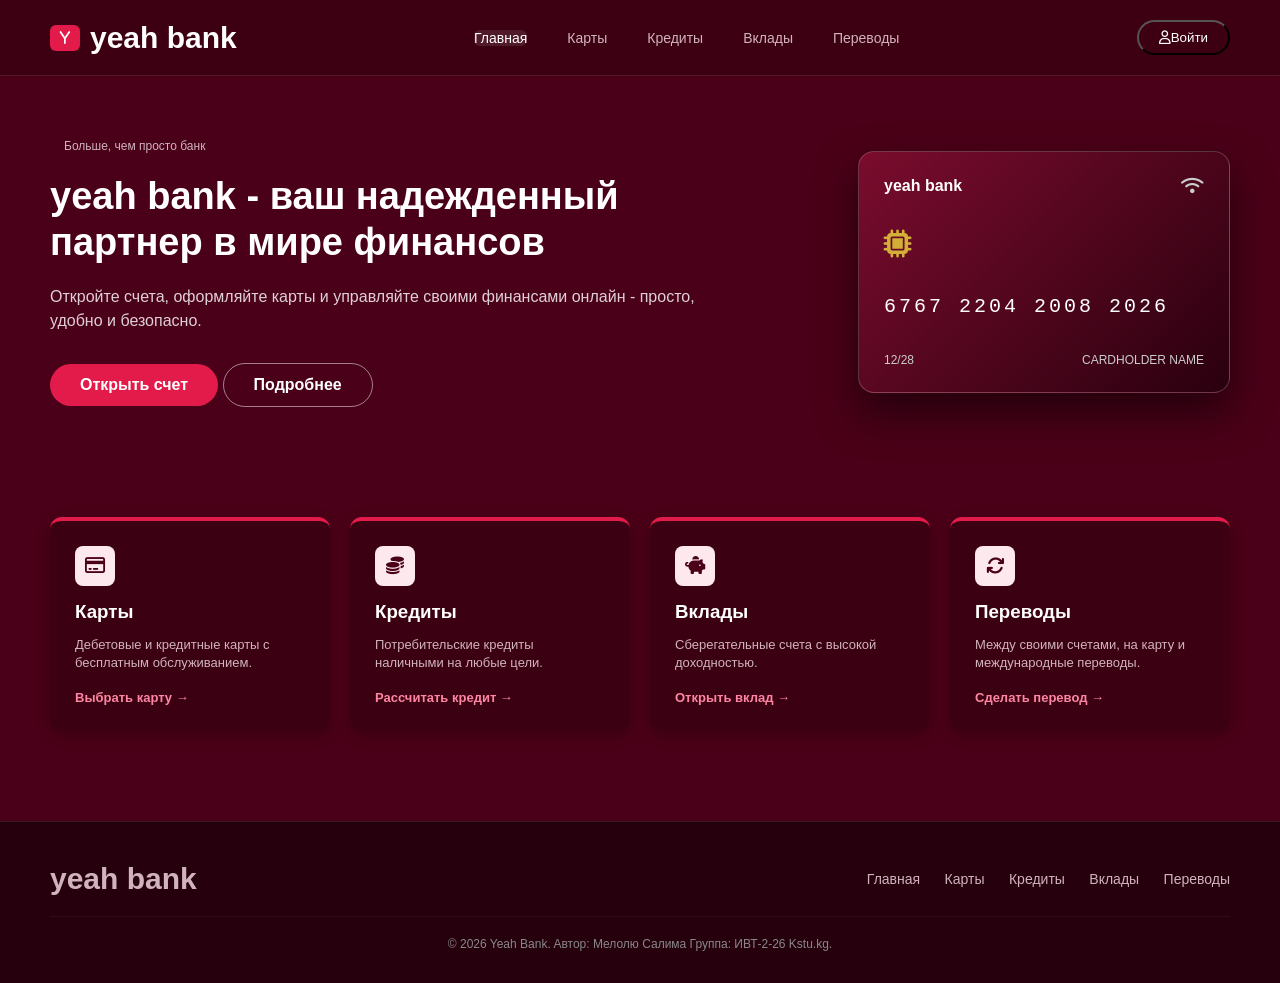
<file: index.html>
﻿<!DOCTYPE html>
<html lang="ru">
<head>
    <meta charset="UTF-8">
    <meta name="viewport" content="width=device-width, initial-scale=1.0">
    <title>Yeah bank - ваш надежный партнер в мире финансов</title>
    <link rel="stylesheet" href="style.css">
    <link rel="stylesheet" href="https://cdnjs.cloudflare.com/ajax/libs/font-awesome/6.4.0/css/all.min.css">
</head>
<body>

    <! -- Шапка сайта -->
    <header class="navbar">
        <div class="logo">
            <i class="fa-solid fa-y logo-badge"></i>yeah bank
        </div>

        <!-- Кнопка «Три полоски» для мобильных устройств (гамбургер) -->
        <div class="menu-toggle" onclick="toggleMenu()">
            <i class="fa-solid fa-bars"></i>
        </div>

        <!-- Навигация -->
        <nav class="nav-links">
            <a href="#" onclick="showPage('home')" class="nav-link active">Главная</a>
            <a href="#" onclick="showPage('cards')" class="nav-link">Карты</a>
            <a href="#" onclick="showPage('credits')" class="nav-link">Кредиты</a>
            <a href="#" onclick="showPage('deposits')" class="nav-link">Вклады</a>
            <a href="#" onclick="showPage('transfers')" class="nav-link">Переводы</a>
        </nav>

        <button class="login-btn" onclick="showAlert('Окно авторизации')">
        <i class="fa-regular fa-user"></i>Войти</button>
    </header>

    <main class="main-content">

        <!-- Главный экран (Hero) -->
        <div id="home" class="page active-page">
            <section class="hero">
                <div class="hero-content">
                    <span class="badge">Больше, чем просто банк</span>
                    <h1>yeah bank - ваш надежденный партнер в мире финансов</h1>
                    <p>Откройте счета, оформляйте карты и управляйте своими финансами онлайн - просто, удобно и безопасно.</p>
                    <div class="hero-content">
                        <a href="#" class="btn-main" onclick="showAlert('Заявка на открытие счета принята!')">Открыть счет</a>
                        <a href="#" class="btn-outline" onclick="showPage('cards')">Подробнее</a>
                    </div>
                </div>

                <div class="bank-card">
                    <div class="card-top">
                        <span class="card-brand">yeah bank</span>
                        <i class="fa-solid fa-wifi card-wifi"></i>
                </div>
                <div class="card-chip">
                    <i class="fa-solid fa-microchip"></i>
                </div>
                <div class="card-number">6767 2204 2008 2026</div>
                <div class="card-details">
                    <div class="expiry">12/28</div>
                    <div class="holder">CARDHOLDER NAME</div>
                </div>
        </div>
      </section>

        <!-- Карточки услуг с якорями для ссылок-->
        <section class="services">
            <div class="service-card" onclick="showPage('cards')">
                <div class="service-icon"><i class="fa-regular fa-credit-card"></i></div>
                <h3>Карты</h3>
                <p>Дебетовые и кредитные карты с бесплатным обслуживанием.</p>
                <span class="card-link">Выбрать карту &rarr;</span>
            </div>
            <div class="service-card" onclick="showPage('credits')">
                <div class="service-icon"><i class="fa-solid fa-coins"></i></div>
                <h3>Кредиты</h3>
                <p>Потребительские кредиты наличными на любые цели.</p>
                <span class="card-link">Рассчитать кредит &rarr;</span>
            </div>
            <div class="service-card" onclick="showPage('deposits')">
                <div class="service-icon"><i class="fa-solid fa-piggy-bank"></i></div>
                <h3>Вклады</h3>
                <p>Сберегательные счета с высокой доходностью.</p>
                <span class="card-link">Открыть вклад &rarr;</span>
            </div>
            <div class="service-card" onclick="showPage('transfers')">
                <div class="service-icon"><i class="fa-solid fa-arrows-rotate"></i></div>
                <h3>Переводы</h3>
                <p>Между своими счетами, на карту и международные переводы.</p>
                <span class="card-link">Сделать перевод &rarr;</span>
            </div>
        </section>
        </div>

        <!-- 2. СТРАНИЦА "КАРТЫ" -->
        <div id="cards-page" class="page">
            <div class="content-box">
                <h2>Наши банковские карты</h2>
                <p>Выберите карту, которая подходит именно вам:</p>
                <div class="sub-cards-grid">
                    <div class="sub-card">
                        <h3>Дебетовая карта</h3>
                        <p>Кэшбэк до 10% на всё, бесплатное обслуживание.</p>
                        <button class="btn-main" onclick="showAlert('Заявка на дебетовую карту подана!')">Оформить</button>
                    </div>
                    <div class="sub-card">
                        <h3>Кредитная карта</h3>
                        <p>До 120 дней без процентов и выгодные условия.</p>
                        <button class="btn-main" onclick="showAlert('Заявка на кредитную карту подана!')">Оформить</button>
                    </div>
                </div>
            </div>
        </div>
        <!-- 3. СТРАНИЦА "КРЕДИТЫ" -->
        <div id="credits-page" class="page">
            <div class="content-box">
                <h2>Кредиты наличными и онлайн</h2>
                <p>Рассчитайте и получите кредит за 5 минут на карту любого банка.</p>
                <div class="sub-cards-grid">
                    <div class="sub-card">
                        <h3>Потребительский кредит</h3>
                        <p>Ставка от 14% годовых на любые ваши цели.</p>
                        <button class="btn-main" onclick="showAlert('Заявка на кредит принята!')">Взять кредит</button>
                    </div>
                </div>
            </div>
        </div>

        <!-- 4. СТРАНИЦА "ВКЛАДЫ" -->
        <div id="deposits-page" class="page">
            <div class="content-box">
                <h2>Вклады и сбережения</h2>
                <p>Сохраните и приумножьте свои сбережения под высокий процент.</p>
                <div class="sub-cards-grid">
                    <div class="sub-card">
                        <h3>Срочный вклад</h3>
                        <p>До 20% годовых с выплатой процентов каждый месяц.</p>
                        <button class="btn-main" onclick="showAlert('Вклад успешно открыт!')">Открыть вклад</button>
                    </div>
                </div>
            </div>
        </div>

        <!-- 5. СТРАНИЦА "ПЕРЕВОДЫ" -->
        <div id="transfers-page" class="page">
            <div class="content-box">
                <h2>Быстрые переводы</h2>
                <p>Отправляйте деньги родным и близким без комиссии.</p>
                <div class="sub-cards-grid">
                    <div class="sub-card">
                        <h3>По номеру телефона</h3>
                        <p>Мгновенные переводы в любые банки мира.</p>
                        <button class="btn-main" onclick="showAlert('Перевод выполнен!')">Перевести</button>
                    </div>
                </div>
            </div>
        </div>

    </main>
        <!-- Подвал -->
    <footer class="foother">
        <div class="footer-content">
            <div class="logo white">yeah bank</div>
            <div class="footer-links">
                <a href="#" onclick="showPage('home')">Главная</a>
                <a href="#" onclick="showPage('cards')">Карты</a>
                <a href="#" onclick="showPage('credits')">Кредиты</a>
                <a href="#" onclick="showPage('deposits')">Вклады</a>
                <a href="#" onclick="showPage('transfers')">Переводы</a>
            </div>
        </div>
        <p class="footer-copy">© 2026 Yeah Bank. Aвтор: Мелолю Салима  Группа: ИВТ-2-26 
        Kstu.kg.</p>
    </footer>

        <script src="script.js"></script>
</body>
</html>
</file>
<file: style.css>
﻿/* Общие настройки */
body {
    margin: 0;
    font-family: Arial, sans-serif;
    background-color: #4A0018;
    color: white;
}
/* Навигация (Шапка) */
.navbar {
    background-color: #3d0012;
    color: white;
    display: flex;
    justify-content: space-between;
    align-items: center;
    padding: 20px 50px;
    border-bottom: 1px solid rgba(255,255,255,0.1);
    position: relative;
}

.logo {
    font-size: 30px;
    font-weight: bold;
    display: flex;
    align-items: center;
    gap: 10px;
}

.logo-badge {
    background: #E31B4A;
    color: white;
    padding: 6px 10px;
    border-radius: 6px;
    font-size: 14px;
}

.nav-links {
    display: flex;
    gap: 10px;
}

    .nav-links a {
        color: #d1b3bd;
        text-decoration: none;
        margin: 0 15px;
        font-size: 14px;
        transition: 0.3s;
        cursor: pointer;
        border-radius: 6px;
    }

        .nav-links a:hover, .nav-links a.active {
            color: white;
            background: rgba(255,255,255,0.1);
        }

/* Кнопка "три полоски" (скрыта на ПК) */
.menu-toggle {
    display: none;
    font-size: 24px;
    cursor: pointer;
    color: white;
}

    .login-btn {
        background: transparent;
        border: 1px solid rgba(red, 255, 255, 0.4);
        color: white;
        padding: 8px 20px;
        border-radius: 20px;
        cursor: pointer;
        transition: 0.3s;
    }

        .login-btn:hover {
            background: rgba(255, 255, 255,0.2);
        }
    /* Система подключения страниц */
    .page {
        display: none; /* Скрываем все страницы по умолчанию */
    }

        .page.active-page {
            display: block;
        }
    /* Главный блок (Hero) */
    .hero {
        padding: 60px 50px;
        display: flex;
        justify-content: space-between;
        align-items: center;
        flex-wrap: wrap;
        gap: 40px;
    }

    .hero-content {
        max-width: 700px;
    }

    .badge {
        background-color: rgba(red, 255, 255, 0.1);
        color: #d1b3bd;
        padding: 6px 14px;
        border-radius: 15px;
        font-size: 12px;
    }

    .hero h1 {
        font-size: 38px;
        margin: 20px 0;
        line-height: 1.2;
    }

    .hero p {
        color: #e0d0d6;
        font-size: 16px;
        margin-bottom: 30px;
        line-height: 1.5;
    }

    .hero-buttons {
        display: flex;
        gap: 15px;
    }

    .btn-main {
        display: inline-block;
        background-color: #E31B4A;
        color: white;
        padding: 12px 30px;
        text-decoration: none;
        border-radius: 25px;
        font-weight: bold;
        border: none;
        cursor: pointer;
        transition: 0.3s;
    }

        .btn-main:hover {
            background-color: #c4133d;
        }

    .btn-outline {
        display: inline-block;
        background: transparent;
        border: 1px solid rgba(255, 255, 255, 0.5);
        color: white;
        padding: 12px 30px;
        text-decoration: none;
        border-radius: 25px;
        font-weight: bold;
        cursor: pointer;
        transition: 0.3s;
    }

        .btn-outline:hover {
            background: rgba(255, 255, 255, 0.1);
        }
    /* Банковская карта */
    .bank-card {
        width: 320px;
        height: 190px;
        background: linear-gradient(135deg, #7A0C2E, #2A000E);
        border-radius: 16px;
        padding: 25px;
        box-shadow: 0 20px 40px rgba(0,0,0,0.5);
        display: flex;
        flex-direction: column;
        justify-content: space-between;
        border: 1px solid rgba(255, 255, 255, 0.2);
    }

    .card-top {
        display: flex;
        justify-content: space-between;
        align-items: center;
    }

    .card-brand {
        font-weight: bold;
        font-size: 16px;
    }

.card-wifi {
    font-size: 18px;
    color: #ccc;
}

.card-chip {
    font-size: 28px;
    color: #d4af37; /* Цвет золотого чипа */
}
    .card-number {
        font-size: 20px;
        letter-spacing: 3px;
        font-family: monospace;
    }

    .card-details {
        display: flex;
        justify-content: space-between;
        font-size: 12px;
        color: #ccc;
    }
    /* Сулция услуг */
    .services {
        display: flex;
        justify-content: center;
        gap: 20px;
        padding: 50px 20px;
        flex-wrap: wrap;
    }

    .service-card {
        background: #3b0012;
        padding: 25px;
        width: 230px;
        border-radius: 12px;
        box-shadow: 0 4px 15px rgba(0,0,0,0.2);
        border-top: 4px solid #E31B4A;
        cursor: pointer;
        transition: 0.3s;
    }

        .service-card:hover {
            transform: translateY(-5px);
            background: #4A0018;
        }

.service-icon {
    background: #fde8ed;
    color: #4A0018;
    width: 40px;
    height: 40px;
    display: flex;
    align-items: center;
    justify-content: center;
    border-radius: 8px;
    margin-bottom: 15px;
    font-size: 18px;
}

        .service-card h3 {
            margin-top: 0;
            color: white;
            margin-bottom: 10px;
        }

        .service-card p {
            font-size: 13px;
            color: #d1b3bd;
            line-height: 1.4;
            margin-bottom: 15px;
        }

.card-link {
    font-size: 13px;
    color: #ff85a2;
    font-weight: bold;
}

    /* Внутренние страницы сервисов */
    .content-box {
        padding: 60px 50px;
        max-width: 900px;
        margin: 0 auto;
    }

        .content-box h2 {
            font-size: 32px;
            margin-bottom: 10px;
        }

        .content-box p {
            color: #d1b3bd;
            margin-bottom: 30px;
        }

    .sub-cards-grid {
        display: flex;
        gap: 20px;
        flex-wrap: wrap;
    }

    .sub-card {
        background: #3b0012;
        padding: 30px;
        border-radius: 16px;
        width: 280px;
        border: 1px solid rgba(255,255,255,0.1);
    }

        .sub-card h3 {
            margin-top: 0;
            margin-bottom: 15px;
        }

        .sub-card p {
            font-size: 14px;
            margin-bottom: 20px;
        }

    /* Цветной подвал */
    footer {
        background-color: #26000c;
        color: #d1b3bd;
        text-align: center;
        padding: 40px 50px 20px 50px;
        border-top: 1px solid rgba(255,255,255,0.1);
        margin-top: 40px;
    }

    .footer-content {
        display: flex;
        justify-content: space-between;
        align-items: center;
        margin-bottom: 20px;
        flex-wrap: wrap;
        gap: 20px;
    }

    .footer-links a {
        color: #d1b3bd;
        text-decoration: none;
        margin-left: 20px;
        font-size: 14px;
        cursor: pointer;
    }

        .footer-links a:hover {
            color: white;
        }

    .footer-copy {
        text-align: center;
        font-size: 12px;
        color: #888;
        border-top: 1px solid rgba(255,255,255,0.05);
        padding-top: 20px;
    }

/* АДАПТИВНОСТЬ ДЛЯ ТЕЛЕФОНОВ (Media Queries) */
@media (max-width: 768px) {
    .navbar {
        padding: 15px 20px;
    }

    /* Показываем иконку трех полосок */
    .menu-toggle {
        display: block;
    }

    /* Прячем меню по умолчанию на телефоне */
    .nav-links {
        display: none;
        flex-direction: column;
        position: absolute;
        top: 70px;
        left: 0;
        width: 100%;
        background-color: #3b0012;
        padding: 20px;
        box-shadow: 0 10px 20px rgba(0,0,0,0.3);
        z-index: 100;
        box-sizing: border-box;
    }

        /* Когда меню открыто через JS, оно становится видимым */
        .nav-links.show {
            display: flex;
        }

    .hero {
        padding: 30px 20px;
        text-align: center;
        justify-content: center;
    }

    .hero-content {
        max-width: 100%;
    }

    .hero-buttons {
        justify-content: center;
    }
}
</file>
<file: StyleSheet1 версия 2.css>
﻿/* Общие настройки */
body {
    margin: 0;
    font-family: Arial, sans-serif;
    background-color: #4A0018;
    color: white;
}
/* Навигация (Шапка) */
.navbar {
    background-color: #3d0012;
    color: white;
    display: flex;
    justify-content: space-between;
    align-items: center;
    padding: 20px 50px;
    border-bottom: 1px solid rgba(255,255,255,0.1);
    position: relative;
}

.logo {
    font-size: 30px;
    font-weight: bold;
    display: flex;
    align-items: center;
    gap: 10px;
}

.logo-badge {
    background: #E31B4A;
    color: white;
    padding: 6px 10px;
    border-radius: 6px;
    font-size: 14px;
}

.nav-links {
    display: flex;
    gap: 10px;
}

    .nav-links a {
        color: #d1b3bd;
        text-decoration: none;
        margin: 0 15px;
        font-size: 14px;
        transition: 0.3s;
        cursor: pointer;
        border-radius: 6px;
    }

        .nav-links a:hover, .nav-links a.active {
            color: white;
            background: rgba(255,255,255,0.1);
        }

/* Кнопка "три полоски" (скрыта на ПК) */
.menu-toggle {
    display: none;
    font-size: 24px;
    cursor: pointer;
    color: white;
}

    .login-btn {
        background: transparent;
        border: 1px solid rgba(red, 255, 255, 0.4);
        color: white;
        padding: 8px 20px;
        border-radius: 20px;
        cursor: pointer;
        transition: 0.3s;
    }

        .login-btn:hover {
            background: rgba(255, 255, 255,0.2);
        }
    /* Система подключения страниц */
    .page {
        display: none; /* Скрываем все страницы по умолчанию */
    }

        .page.active-page {
            display: block;
        }
    /* Главный блок (Hero) */
    .hero {
        padding: 60px 50px;
        display: flex;
        justify-content: space-between;
        align-items: center;
        flex-wrap: wrap;
        gap: 40px;
    }

    .hero-content {
        max-width: 700px;
    }

    .badge {
        background-color: rgba(red, 255, 255, 0.1);
        color: #d1b3bd;
        padding: 6px 14px;
        border-radius: 15px;
        font-size: 12px;
    }

    .hero h1 {
        font-size: 38px;
        margin: 20px 0;
        line-height: 1.2;
    }

    .hero p {
        color: #e0d0d6;
        font-size: 16px;
        margin-bottom: 30px;
        line-height: 1.5;
    }

    .hero-buttons {
        display: flex;
        gap: 15px;
    }

    .btn-main {
        display: inline-block;
        background-color: #E31B4A;
        color: white;
        padding: 12px 30px;
        text-decoration: none;
        border-radius: 25px;
        font-weight: bold;
        border: none;
        cursor: pointer;
        transition: 0.3s;
    }

        .btn-main:hover {
            background-color: #c4133d;
        }

    .btn-outline {
        display: inline-block;
        background: transparent;
        border: 1px solid rgba(255, 255, 255, 0.5);
        color: white;
        padding: 12px 30px;
        text-decoration: none;
        border-radius: 25px;
        font-weight: bold;
        cursor: pointer;
        transition: 0.3s;
    }

        .btn-outline:hover {
            background: rgba(255, 255, 255, 0.1);
        }
    /* Банковская карта */
    .bank-card {
        width: 320px;
        height: 190px;
        background: linear-gradient(135deg, #7A0C2E, #2A000E);
        border-radius: 16px;
        padding: 25px;
        box-shadow: 0 20px 40px rgba(0,0,0,0.5);
        display: flex;
        flex-direction: column;
        justify-content: space-between;
        border: 1px solid rgba(255, 255, 255, 0.2);
    }

    .card-top {
        display: flex;
        justify-content: space-between;
        align-items: center;
    }

    .card-brand {
        font-weight: bold;
        font-size: 16px;
    }

.card-wifi {
    font-size: 18px;
    color: #ccc;
}

.card-chip {
    font-size: 28px;
    color: #d4af37; /* Цвет золотого чипа */
}
    .card-number {
        font-size: 20px;
        letter-spacing: 3px;
        font-family: monospace;
    }

    .card-details {
        display: flex;
        justify-content: space-between;
        font-size: 12px;
        color: #ccc;
    }
    /* Сулция услуг */
    .services {
        display: flex;
        justify-content: center;
        gap: 20px;
        padding: 50px 20px;
        flex-wrap: wrap;
    }

    .service-card {
        background: #3b0012;
        padding: 25px;
        width: 230px;
        border-radius: 12px;
        box-shadow: 0 4px 15px rgba(0,0,0,0.2);
        border-top: 4px solid #E31B4A;
        cursor: pointer;
        transition: 0.3s;
    }

        .service-card:hover {
            transform: translateY(-5px);
            background: #4A0018;
        }

.service-icon {
    background: #fde8ed;
    color: #4A0018;
    width: 40px;
    height: 40px;
    display: flex;
    align-items: center;
    justify-content: center;
    border-radius: 8px;
    margin-bottom: 15px;
    font-size: 18px;
}

        .service-card h3 {
            margin-top: 0;
            color: white;
            margin-bottom: 10px;
        }

        .service-card p {
            font-size: 13px;
            color: #d1b3bd;
            line-height: 1.4;
            margin-bottom: 15px;
        }

.card-link {
    font-size: 13px;
    color: #ff85a2;
    font-weight: bold;
}

    /* Внутренние страницы сервисов */
    .content-box {
        padding: 60px 50px;
        max-width: 900px;
        margin: 0 auto;
    }

        .content-box h2 {
            font-size: 32px;
            margin-bottom: 10px;
        }

        .content-box p {
            color: #d1b3bd;
            margin-bottom: 30px;
        }

    .sub-cards-grid {
        display: flex;
        gap: 20px;
        flex-wrap: wrap;
    }

    .sub-card {
        background: #3b0012;
        padding: 30px;
        border-radius: 16px;
        width: 280px;
        border: 1px solid rgba(255,255,255,0.1);
    }

        .sub-card h3 {
            margin-top: 0;
            margin-bottom: 15px;
        }

        .sub-card p {
            font-size: 14px;
            margin-bottom: 20px;
        }

    /* Цветной подвал */
    footer {
        background-color: #26000c;
        color: #d1b3bd;
        text-align: center;
        padding: 40px 50px 20px 50px;
        border-top: 1px solid rgba(255,255,255,0.1);
        margin-top: 40px;
    }

    .footer-content {
        display: flex;
        justify-content: space-between;
        align-items: center;
        margin-bottom: 20px;
        flex-wrap: wrap;
        gap: 20px;
    }

    .footer-links a {
        color: #d1b3bd;
        text-decoration: none;
        margin-left: 20px;
        font-size: 14px;
        cursor: pointer;
    }

        .footer-links a:hover {
            color: white;
        }

    .footer-copy {
        text-align: center;
        font-size: 12px;
        color: #888;
        border-top: 1px solid rgba(255,255,255,0.05);
        padding-top: 20px;
    }

/* АДАПТИВНОСТЬ ДЛЯ ТЕЛЕФОНОВ (Media Queries) */
@media (max-width: 768px) {
    .navbar {
        padding: 15px 20px;
    }

    /* Показываем иконку трех полосок */
    .menu-toggle {
        display: block;
    }

    /* Прячем меню по умолчанию на телефоне */
    .nav-links {
        display: none;
        flex-direction: column;
        position: absolute;
        top: 70px;
        left: 0;
        width: 100%;
        background-color: #3b0012;
        padding: 20px;
        box-shadow: 0 10px 20px rgba(0,0,0,0.3);
        z-index: 100;
        box-sizing: border-box;
    }

        /* Когда меню открыто через JS, оно становится видимым */
        .nav-links.show {
            display: flex;
        }

    .hero {
        padding: 30px 20px;
        text-align: center;
        justify-content: center;
    }

    .hero-content {
        max-width: 100%;
    }

    .hero-buttons {
        justify-content: center;
    }
}
</file>
